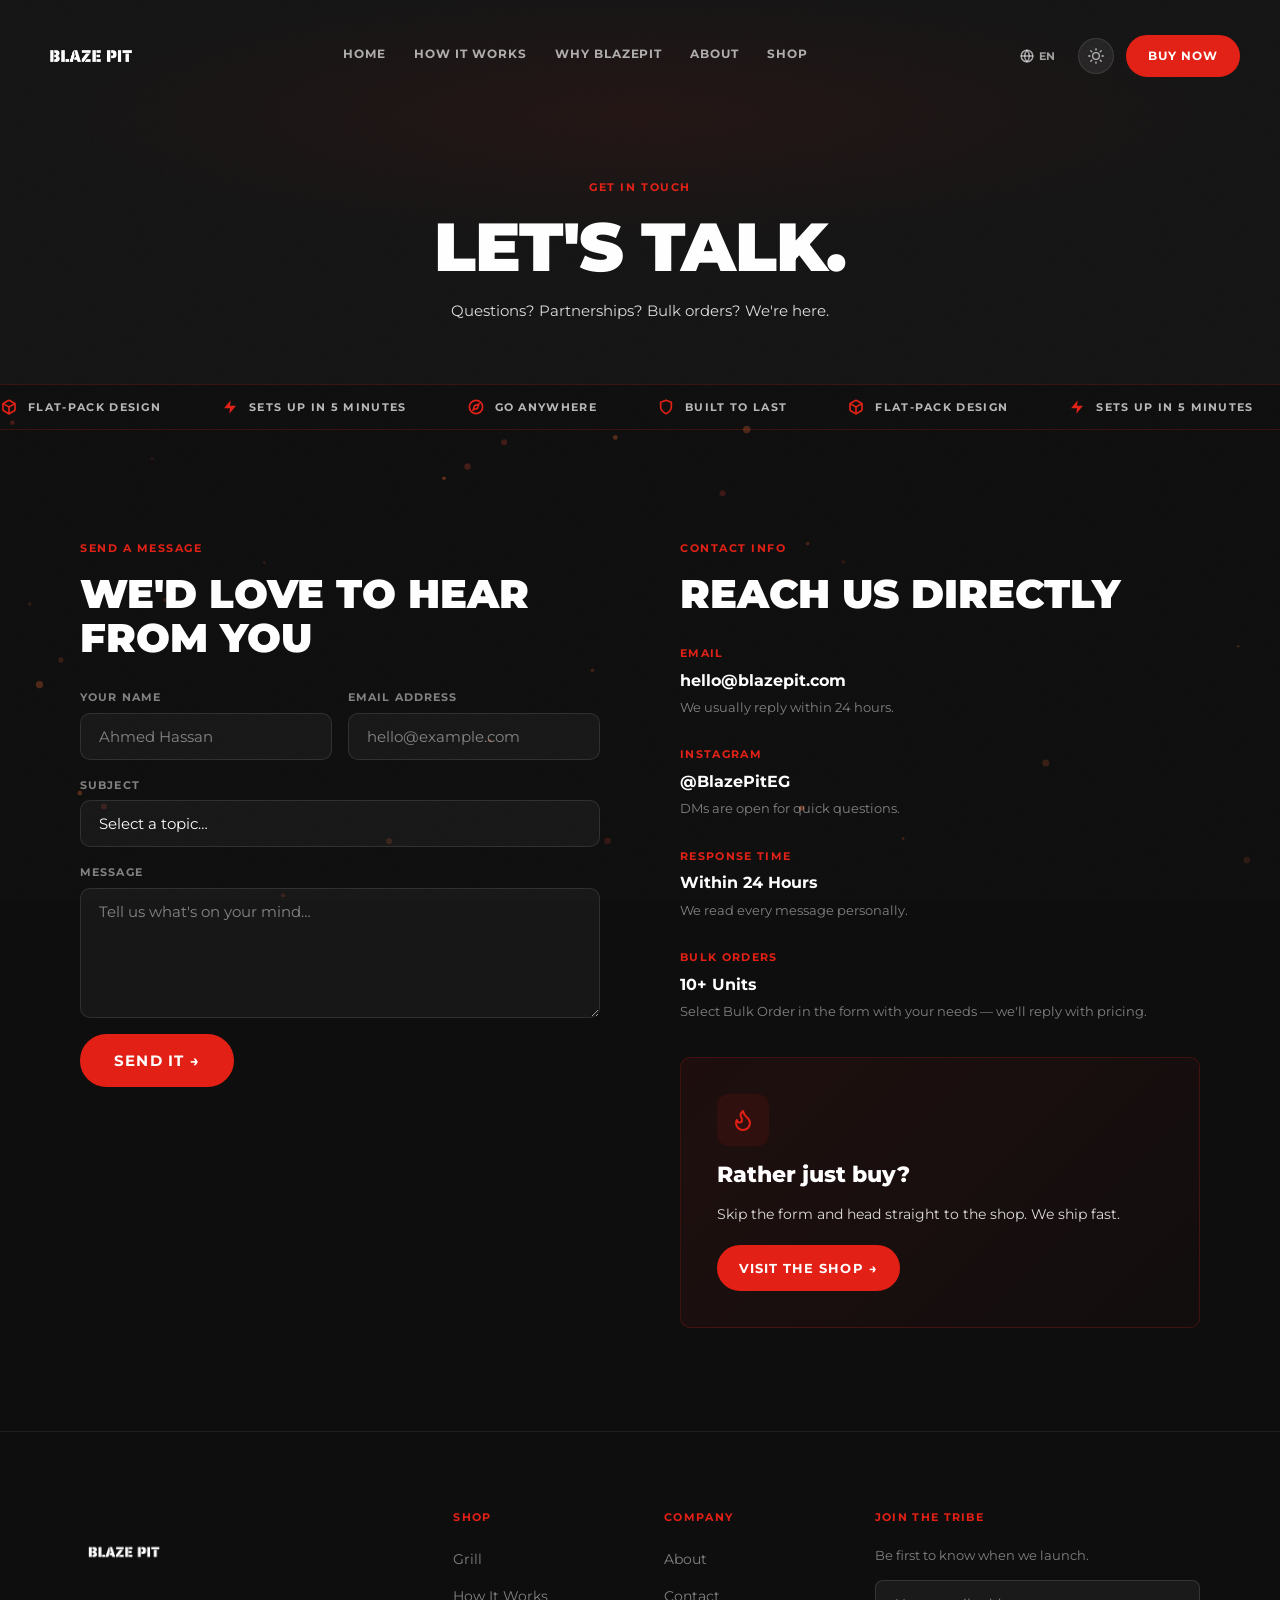
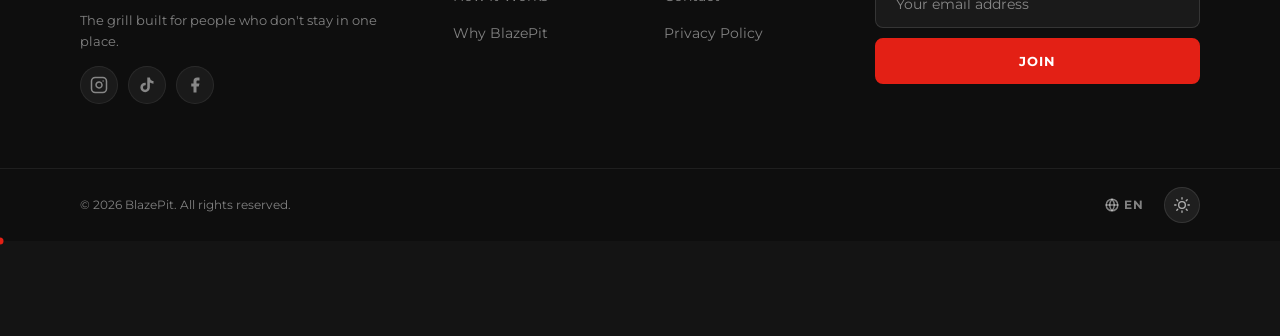
<file: contact.html>
﻿<!DOCTYPE html>
<html lang="en" dir="ltr">
<head>
  <meta charset="UTF-8">
  <meta name="viewport" content="width=device-width, initial-scale=1.0">
  <title>BlazePit — Contact</title>
  <meta name="description" content="Questions, partnerships, bulk orders? Get in touch with the BlazePit team.">
  <link rel="preconnect" href="https://fonts.googleapis.com">
  <link rel="preconnect" href="https://fonts.gstatic.com" crossorigin>
  <link href="https://fonts.googleapis.com/css2?family=Montserrat:wght@400;600;800;900&family=Stardos+Stencil:wght@400;700&display=swap" rel="stylesheet">
  <link rel="stylesheet" href="css/main.css">
  <link rel="stylesheet" href="css/nav.css">
  <link rel="stylesheet" href="css/animations.css">
  <link rel="stylesheet" href="css/dark-light.css">
</head>
<body>

  <!-- NAV -->
  <nav class="nav" id="main-nav">
    <div class="nav__inner">
      <a href="index.html" class="site-logo"><img src="assets/logo-dark.png" alt="BlazePit" class="nav-logo nav-logo--dark"><img src="assets/logo-light.png" alt="BlazePit" class="nav-logo nav-logo--light"></a>
      <nav class="nav__links">
        <a href="index.html"        class="nav__link" data-i18n="nav_home">Home</a>
        <a href="how-it-works.html" class="nav__link" data-i18n="nav_how">How It Works</a>
        <a href="why-blazepit.html" class="nav__link" data-i18n="nav_why">Why BlazePit</a>
        <a href="about.html"        class="nav__link" data-i18n="nav_about">About</a>
        <a href="shop.html"         class="nav__link" data-i18n="nav_shop">Shop</a>
      </nav>
      <div class="nav__right">
        <div class="lang-switcher">
          <button class="lang-btn" aria-label="Language">
            <span class="globe-icon"><svg width="14" height="14" viewBox="0 0 24 24" fill="none" stroke="currentColor" stroke-width="2.5" stroke-linecap="round" stroke-linejoin="round"><circle cx="12" cy="12" r="10"/><line x1="2" y1="12" x2="22" y2="12"/><path d="M12 2a15.3 15.3 0 0 1 4 10 15.3 15.3 0 0 1-4 10 15.3 15.3 0 0 1-4-10 15.3 15.3 0 0 1 4-10z"/></svg></span>
            <span class="lang-current">EN</span>
          </button>
          <div class="lang-dropdown">
            <button class="lang-option" data-lang="en">English</button>
            <button class="lang-option" data-lang="ar">العربية</button>
            <button class="lang-option" data-lang="es">Español</button>
          </div>
        </div>
        <button class="theme-btn" aria-label="Toggle theme">
          <svg width="16" height="16" viewBox="0 0 24 24" fill="none" stroke="currentColor" stroke-width="2" stroke-linecap="round"><circle cx="12" cy="12" r="5"/><line x1="12" y1="1" x2="12" y2="3"/><line x1="12" y1="21" x2="12" y2="23"/><line x1="4.22" y1="4.22" x2="5.64" y2="5.64"/><line x1="18.36" y1="18.36" x2="19.78" y2="19.78"/><line x1="1" y1="12" x2="3" y2="12"/><line x1="21" y1="12" x2="23" y2="12"/><line x1="4.22" y1="19.78" x2="5.64" y2="18.36"/><line x1="18.36" y1="5.64" x2="19.78" y2="4.22"/></svg>
        </button>
        <a href="shop.html" class="btn btn-primary nav__cta" data-i18n="buy_now">Buy Now</a>
      </div>
      <button class="nav__hamburger" aria-label="Open menu">
        <span></span><span></span><span></span>
      </button>
    </div>
  </nav>
  <div class="nav__mobile-overlay">
    <a href="index.html"        class="nav__mobile-link" data-i18n="nav_home">Home</a>
    <a href="how-it-works.html" class="nav__mobile-link" data-i18n="nav_how">How It Works</a>
    <a href="why-blazepit.html" class="nav__mobile-link" data-i18n="nav_why">Why BlazePit</a>
    <a href="about.html"        class="nav__mobile-link" data-i18n="nav_about">About</a>
    <a href="shop.html"         class="nav__mobile-link" data-i18n="nav_shop">Shop</a>
    <a href="contact.html"      class="nav__mobile-link active" data-i18n="nav_contact">Contact</a>
    <div class="nav__mobile-controls">
      <div class="lang-switcher">
        <button class="lang-btn">
          <span class="globe-icon"><svg width="14" height="14" viewBox="0 0 24 24" fill="none" stroke="currentColor" stroke-width="2.5" stroke-linecap="round" stroke-linejoin="round"><circle cx="12" cy="12" r="10"/><line x1="2" y1="12" x2="22" y2="12"/><path d="M12 2a15.3 15.3 0 0 1 4 10 15.3 15.3 0 0 1-4 10 15.3 15.3 0 0 1-4-10 15.3 15.3 0 0 1 4-10z"/></svg></span>
          <span class="lang-current">EN</span>
        </button>
        <div class="lang-dropdown">
          <button class="lang-option" data-lang="en">English</button>
          <button class="lang-option" data-lang="ar">العربية</button>
          <button class="lang-option" data-lang="es">Español</button>
        </div>
      </div>
      <button class="theme-btn">
        <svg width="16" height="16" viewBox="0 0 24 24" fill="none" stroke="currentColor" stroke-width="2" stroke-linecap="round"><circle cx="12" cy="12" r="5"/><line x1="12" y1="1" x2="12" y2="3"/><line x1="12" y1="21" x2="12" y2="23"/><line x1="4.22" y1="4.22" x2="5.64" y2="5.64"/><line x1="18.36" y1="18.36" x2="19.78" y2="19.78"/><line x1="1" y1="12" x2="3" y2="12"/><line x1="21" y1="12" x2="23" y2="12"/><line x1="4.22" y1="19.78" x2="5.64" y2="18.36"/><line x1="18.36" y1="5.64" x2="19.78" y2="4.22"/></svg>
      </button>
    </div>
  </div>


  <!-- HERO -->
  <section class="page-hero page-hero--sm">
    <div class="page-hero__content">
      <span class="label fade-up" data-i18n="contact_hero_label">Get in Touch</span>
      <h1 class="hero-text-reveal" data-i18n="contact_hero_title">LET'S TALK.</h1>
      <p class="fade-up" data-delay="1" data-i18n="contact_hero_sub">Questions? Partnerships? Bulk orders? We're here.</p>
    </div>
  </section>

  <!-- TRUST STRIP -->
  <div class="trust-strip">
    <div class="trust-strip__track">
      <div class="trust-strip__item"><span class="ts-icon"><svg width="16" height="16" viewBox="0 0 24 24" fill="none" stroke="currentColor" stroke-width="2.5" stroke-linecap="round" stroke-linejoin="round"><path d="M21 16V8a2 2 0 0 0-1-1.73l-7-4a2 2 0 0 0-2 0l-7 4A2 2 0 0 0 3 8v8a2 2 0 0 0 1 1.73l7 4a2 2 0 0 0 2 0l7-4A2 2 0 0 0 21 16z"/><polyline points="3.27 6.96 12 12.01 20.73 6.96"/><line x1="12" y1="22.08" x2="12" y2="12"/></svg></span><span data-i18n="trust_1">Flat-Pack Design</span></div>
      <div class="trust-strip__item"><span class="ts-icon"><svg width="16" height="16" viewBox="0 0 24 24" fill="currentColor"><path d="M13 2L3 14h9l-1 8 10-12h-9z"/></svg></span><span data-i18n="trust_2">Sets Up in 5 Minutes</span></div>
      <div class="trust-strip__item"><span class="ts-icon"><svg width="16" height="16" viewBox="0 0 24 24" fill="none" stroke="currentColor" stroke-width="2.5"><circle cx="12" cy="12" r="10"/><polygon points="16.24 7.76 14.12 14.12 7.76 16.24 9.88 9.88 16.24 7.76"/></svg></span><span data-i18n="trust_3">Go Anywhere</span></div>
      <div class="trust-strip__item"><span class="ts-icon"><svg width="16" height="16" viewBox="0 0 24 24" fill="none" stroke="currentColor" stroke-width="2.5" stroke-linecap="round" stroke-linejoin="round"><path d="M12 22s8-4 8-10V5l-8-3-8 3v7c0 6 8 10 8 10z"/></svg></span><span data-i18n="trust_4">Built to Last</span></div>
      <div class="trust-strip__item"><span class="ts-icon"><svg width="16" height="16" viewBox="0 0 24 24" fill="none" stroke="currentColor" stroke-width="2.5" stroke-linecap="round" stroke-linejoin="round"><path d="M21 16V8a2 2 0 0 0-1-1.73l-7-4a2 2 0 0 0-2 0l-7 4A2 2 0 0 0 3 8v8a2 2 0 0 0 1 1.73l7 4a2 2 0 0 0 2 0l7-4A2 2 0 0 0 21 16z"/><polyline points="3.27 6.96 12 12.01 20.73 6.96"/><line x1="12" y1="22.08" x2="12" y2="12"/></svg></span><span data-i18n="trust_1">Flat-Pack Design</span></div>
      <div class="trust-strip__item"><span class="ts-icon"><svg width="16" height="16" viewBox="0 0 24 24" fill="currentColor"><path d="M13 2L3 14h9l-1 8 10-12h-9z"/></svg></span><span data-i18n="trust_2">Sets Up in 5 Minutes</span></div>
      <div class="trust-strip__item"><span class="ts-icon"><svg width="16" height="16" viewBox="0 0 24 24" fill="none" stroke="currentColor" stroke-width="2.5"><circle cx="12" cy="12" r="10"/><polygon points="16.24 7.76 14.12 14.12 7.76 16.24 9.88 9.88 16.24 7.76"/></svg></span><span data-i18n="trust_3">Go Anywhere</span></div>
      <div class="trust-strip__item"><span class="ts-icon"><svg width="16" height="16" viewBox="0 0 24 24" fill="none" stroke="currentColor" stroke-width="2.5" stroke-linecap="round" stroke-linejoin="round"><path d="M12 22s8-4 8-10V5l-8-3-8 3v7c0 6 8 10 8 10z"/></svg></span><span data-i18n="trust_4">Built to Last</span></div>
    </div>
  </div>


  <!-- CONTACT FORM + INFO -->
  <section class="section contact-section">
    <div class="container grid-2" style="align-items:start;gap:80px;">

      <!-- Form -->
      <div class="slide-in-left">
        <div class="section-heading">
          <span class="label" data-i18n="contact_form_label">Send a Message</span>
          <h2 style="font-size:clamp(24px,3.5vw,40px);margin-top:12px;" data-i18n="contact_form_title">WE'D LOVE TO HEAR FROM YOU</h2>
        </div>
        <form id="contact-form" novalidate style="margin-top:28px;">
          <div class="form-group">
            <div class="form-row">
              <div class="form-field" data-required>
                <label for="name" data-i18n="name_label">Your Name</label>
                <input type="text" id="name" name="name" data-i18n="name_ph" placeholder="Ahmed Hassan" autocomplete="name">
                <span class="form-error">Please enter your name.</span>
              </div>
              <div class="form-field" data-required>
                <label for="email" data-i18n="email_label">Email Address</label>
                <input type="email" id="email" name="email" data-i18n="email_ph" placeholder="hello@example.com" autocomplete="email">
                <span class="form-error">Please enter a valid email.</span>
              </div>
            </div>
            <div class="form-field">
              <label for="subject" data-i18n="subject_label">Subject</label>
              <select id="subject" name="subject">
                <option value="" disabled selected data-i18n="subject_ph">Select a topic…</option>
                <option value="general" data-i18n="subj_opt1">General Inquiry</option>
                <option value="order"   data-i18n="subj_opt2">Order Question</option>
                <option value="partnership" data-i18n="subj_opt3">Partnership</option>
                <option value="bulk"    data-i18n="subj_opt4">Bulk Order</option>
                <option value="press"   data-i18n="subj_opt5">Press</option>
              </select>
            </div>
            <div class="form-field" data-required>
              <label for="message" data-i18n="msg_label">Message</label>
              <textarea id="message" name="message" data-i18n="msg_ph" placeholder="Tell us what's on your mind…" rows="5"></textarea>
              <span class="form-error">Please enter your message.</span>
            </div>
            <div>
              <button type="submit" class="btn btn-primary" id="submit-btn" data-i18n="send_btn" style="font-size:15px;padding:15px 32px;">Send It →</button>
            </div>
          </div>
        </form>
      </div>

      <!-- Info -->
      <div class="contact-info slide-in-right">
        <div class="section-heading">
          <span class="label" data-i18n="contact_info_label">Contact Info</span>
          <h2 style="font-size:clamp(24px,3.5vw,40px);margin-top:12px;" data-i18n="contact_info_title">REACH US DIRECTLY</h2>
        </div>

        <div class="ci-item">
          <span class="ci-label" data-i18n="ci_email_lbl">Email</span>
          <a href="mailto:hello@blazepit.com" class="ci-value" data-i18n="ci_email_val">hello@blazepit.com</a>
          <span class="ci-note" data-i18n="ci_email_note">We usually reply within 24 hours.</span>
        </div>

        <div class="ci-item">
          <span class="ci-label" data-i18n="ci_ig_lbl">Instagram</span>
          <a href="https://www.instagram.com/blazepit.co/?hl=en" class="ci-value" target="_blank" rel="noopener" data-i18n="ci_ig_val">@BlazePit.co</a>
          <span class="ci-note" data-i18n="ci_ig_note">DMs are open for quick questions.</span>
        </div>

        <div class="ci-item">
          <span class="ci-label" data-i18n="ci_rt_lbl">Response Time</span>
          <span class="ci-value" data-i18n="ci_rt_val">Within 24 Hours</span>
          <span class="ci-note" data-i18n="ci_rt_note">We read every message personally.</span>
        </div>

        <div class="ci-item">
          <span class="ci-label" data-i18n="ci_bulk_lbl">For Bulk Orders</span>
          <span class="ci-value" data-i18n="ci_bulk_val">10+ Units</span>
          <span class="ci-note" data-i18n="ci_bulk_note">Select "Bulk Order" in the form and describe your needs — we'll get back to you with pricing.</span>
        </div>

        <!-- Quick CTA card -->
        <div class="card" style="margin-top:8px;background:linear-gradient(135deg,rgba(227,32,21,0.08),rgba(227,32,21,0.02));border-color:rgba(227,32,21,0.2);">
          <div class="card-icon" style="font-size:0;margin-bottom:10px;">
            <svg width="24" height="24" viewBox="0 0 24 24" fill="none" stroke="currentColor" stroke-width="2" stroke-linecap="round" stroke-linejoin="round"><path d="M8.5 14.5A2.5 2.5 0 0 0 11 12c0-1.38-.5-2-1-3-1.072-2.143-.224-4.054 2-6 .5 2.5 2 4.9 4 6.5 2 1.6 3 3.5 3 5.5a7 7 0 1 1-14 0c0-1.153.433-2.294 1-3a2.5 2.5 0 0 0 2.5 2.5z"/></svg>
          </div>
          <h3 style="margin-bottom:8px;" data-i18n="contact_buy_title">Rather just buy?</h3>
          <p style="margin-bottom:18px;font-size:14px;" data-i18n="contact_buy_desc">Skip the form and head straight to the shop. We ship fast.</p>
          <a href="shop.html" class="btn btn-primary" style="font-size:13px;padding:10px 20px;" data-i18n="contact_buy_cta">Visit the Shop →</a>
        </div>
      </div>

    </div>
  </section>

  <!-- FOOTER -->
  <footer>
    <div class="footer__top">
      <div class="container">
        <div class="footer__grid">
          <div class="footer__col">
            <img src="assets/logo-dark.png" alt="BlazePit" class="footer-logo footer-logo--dark"><img src="assets/logo-light.png" alt="BlazePit" class="footer-logo footer-logo--light">
            <p class="footer__tagline" data-i18n="footer_tagline">The grill built for people who don't stay in one place.</p>
            <div class="footer__social">
              <a href="https://www.instagram.com/blazepit.co/?hl=en" aria-label="Instagram" target="_blank" rel="noopener">
                <svg width="18" height="18" viewBox="0 0 24 24" fill="none" stroke="currentColor" stroke-width="2" stroke-linecap="round" stroke-linejoin="round"><rect x="2" y="2" width="20" height="20" rx="5" ry="5"/><path d="M16 11.37A4 4 0 1 1 12.63 8 4 4 0 0 1 16 11.37z"/><line x1="17.5" y1="6.5" x2="17.51" y2="6.5"/></svg>
              </a>
              <a href="#" aria-label="TikTok">
                <svg width="18" height="18" viewBox="0 0 24 24" fill="currentColor"><path d="M19.59 6.69a4.83 4.83 0 0 1-3.77-4.25V2h-3.45v13.67a2.89 2.89 0 0 1-2.88 2.5 2.89 2.89 0 0 1-2.89-2.89 2.89 2.89 0 0 1 2.89-2.89c.28 0 .54.04.79.1V9.01a6.34 6.34 0 0 0-.79-.05 6.34 6.34 0 0 0-6.34 6.34 6.34 6.34 0 0 0 6.34 6.34 6.34 6.34 0 0 0 6.33-6.34V8.69a8.25 8.25 0 0 0 4.83 1.55V6.79a4.85 4.85 0 0 1-1.06-.1z"/></svg>
              </a>
              <a href="#" aria-label="Facebook">
                <svg width="18" height="18" viewBox="0 0 24 24" fill="currentColor"><path d="M18 2h-3a5 5 0 0 0-5 5v3H7v4h3v8h4v-8h3l1-4h-4V7a1 1 0 0 1 1-1h3z"/></svg>
              </a>
            </div>
          </div>
          <div class="footer__col">
            <h4 data-i18n="footer_shop_head">Shop</h4>
            <ul>
              <li><a href="shop.html" data-i18n="footer_grill">Grill</a></li>
              <li><a href="how-it-works.html" data-i18n="nav_how">How It Works</a></li>
              <li><a href="why-blazepit.html" data-i18n="nav_why">Why BlazePit</a></li>
            </ul>
          </div>
          <div class="footer__col">
            <h4 data-i18n="footer_company_head">Company</h4>
            <ul>
              <li><a href="about.html" data-i18n="footer_about">About</a></li>
              <li><a href="contact.html" data-i18n="footer_contact">Contact</a></li>
              <li><a href="#" data-i18n="footer_privacy">Privacy Policy</a></li>
            </ul>
          </div>
          <div class="footer__col">
            <h4 data-i18n="footer_tribe_head">Join the Tribe</h4>
            <p data-i18n="footer_tribe_sub">Be first to know when we launch.</p>
            <form class="email-form" onsubmit="return false;">
              <input type="email" data-i18n="email_placeholder" placeholder="Your email address" autocomplete="email">
              <button type="submit" class="btn btn-primary" data-i18n="email_cta">Join</button>
            </form>
          </div>
        </div>
      </div>
    </div>
    <div class="footer__bottom">
      <div class="container">
        <span data-i18n="footer_copyright">© 2026 BlazePit. All rights reserved.</span>
        <div class="footer__bottom-controls">
          <div class="lang-switcher">
            <button class="lang-btn">
              <span class="globe-icon"><svg width="14" height="14" viewBox="0 0 24 24" fill="none" stroke="currentColor" stroke-width="2.5" stroke-linecap="round" stroke-linejoin="round"><circle cx="12" cy="12" r="10"/><line x1="2" y1="12" x2="22" y2="12"/><path d="M12 2a15.3 15.3 0 0 1 4 10 15.3 15.3 0 0 1-4 10 15.3 15.3 0 0 1-4-10 15.3 15.3 0 0 1 4-10z"/></svg></span>
              <span class="lang-current">EN</span>
            </button>
            <div class="lang-dropdown">
              <button class="lang-option" data-lang="en">English</button>
              <button class="lang-option" data-lang="ar">العربية</button>
              <button class="lang-option" data-lang="es">Español</button>
            </div>
          </div>
          <button class="theme-btn">
            <svg width="16" height="16" viewBox="0 0 24 24" fill="none" stroke="currentColor" stroke-width="2" stroke-linecap="round"><circle cx="12" cy="12" r="5"/><line x1="12" y1="1" x2="12" y2="3"/><line x1="12" y1="21" x2="12" y2="23"/><line x1="4.22" y1="4.22" x2="5.64" y2="5.64"/><line x1="18.36" y1="18.36" x2="19.78" y2="19.78"/><line x1="1" y1="12" x2="3" y2="12"/><line x1="21" y1="12" x2="23" y2="12"/><line x1="4.22" y1="19.78" x2="5.64" y2="18.36"/><line x1="18.36" y1="5.64" x2="19.78" y2="4.22"/></svg>
          </button>
        </div>
      </div>
    </div>
  </footer>

  <script src="js/translations.js"></script>
  <script src="js/theme.js"></script>
  <script src="js/particles.js"></script>
  <script src="js/tilt.js"></script>
  <script src="js/language.js"></script>
  <script src="js/main.js"></script>
</body>
</html>
</file>
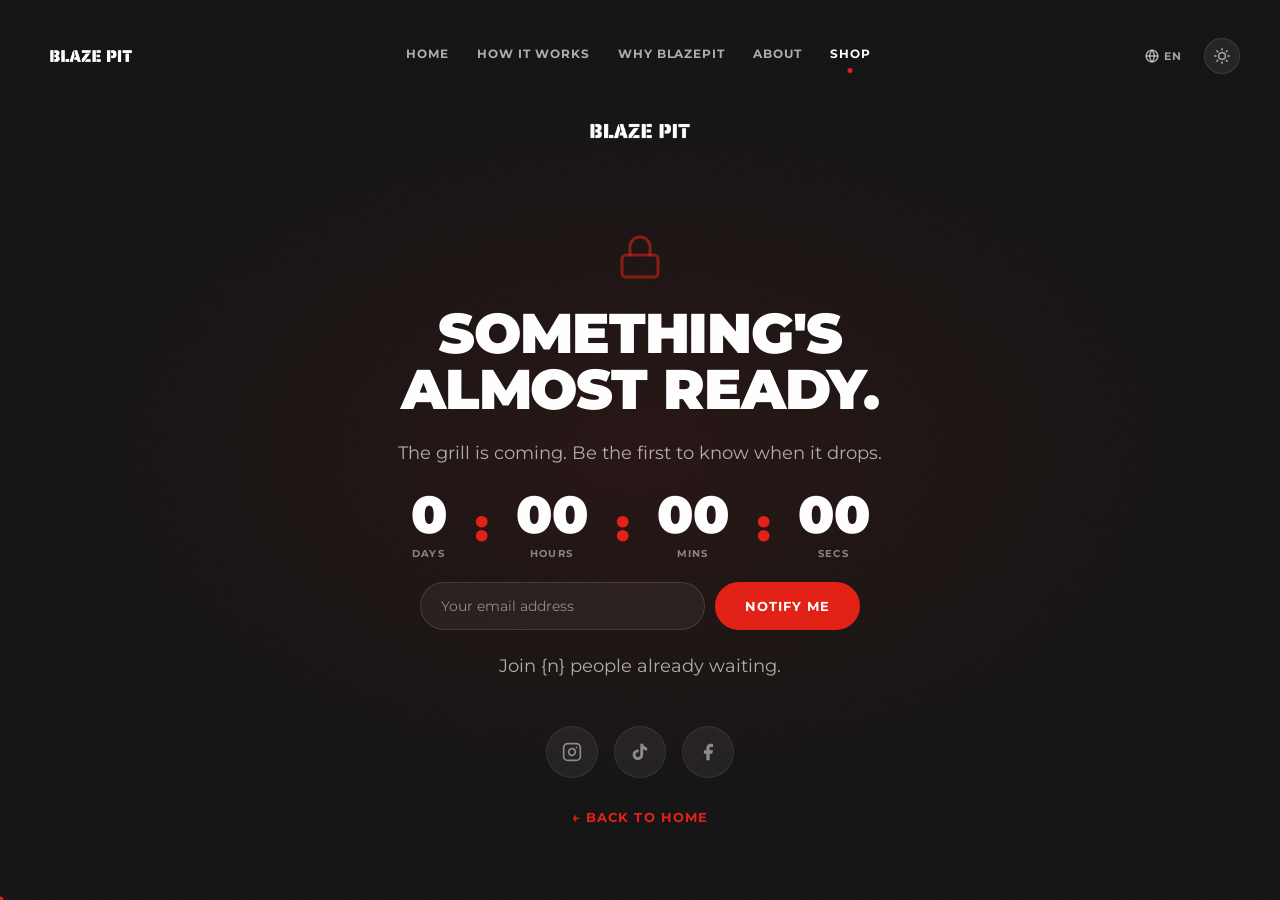
<file: shop.html>
﻿<!DOCTYPE html>
<html lang="en" dir="ltr">
<head>
  <meta charset="UTF-8">
  <meta name="viewport" content="width=device-width, initial-scale=1.0">
  <title>BlazePit — Shop (Coming Soon)</title>
  <meta name="description" content="BlazePit shop is coming soon. Join the waitlist and be first to know.">
  <link rel="preconnect" href="https://fonts.googleapis.com">
  <link rel="preconnect" href="https://fonts.gstatic.com" crossorigin>
  <link href="https://fonts.googleapis.com/css2?family=Montserrat:wght@400;600;800;900&family=Stardos+Stencil:wght@400;700&display=swap" rel="stylesheet">
  <link rel="stylesheet" href="css/main.css">
  <link rel="stylesheet" href="css/nav.css">
  <link rel="stylesheet" href="css/animations.css">
  <link rel="stylesheet" href="css/dark-light.css">
  <style>
    body { overflow: hidden; }
    @media (max-width: 600px) { body { overflow: auto; } }
  </style>
</head>
<body>

  <!-- NAV -->
  <nav class="nav scrolled" id="main-nav">
    <div class="nav__inner">
      <a href="index.html" class="site-logo"><img src="assets/logo-dark.png" alt="BlazePit" class="nav-logo nav-logo--dark"><img src="assets/logo-light.png" alt="BlazePit" class="nav-logo nav-logo--light"></a>
      <nav class="nav__links">
        <a href="index.html"        class="nav__link" data-i18n="nav_home">Home</a>
        <a href="how-it-works.html" class="nav__link" data-i18n="nav_how">How It Works</a>
        <a href="why-blazepit.html" class="nav__link" data-i18n="nav_why">Why BlazePit</a>
        <a href="about.html"        class="nav__link" data-i18n="nav_about">About</a>
        <a href="shop.html"         class="nav__link active" data-i18n="nav_shop">Shop</a>
      </nav>
      <div class="nav__right">
        <div class="lang-switcher">
          <button class="lang-btn" aria-label="Language">
            <span class="globe-icon"><svg width="14" height="14" viewBox="0 0 24 24" fill="none" stroke="currentColor" stroke-width="2.5" stroke-linecap="round" stroke-linejoin="round"><circle cx="12" cy="12" r="10"/><line x1="2" y1="12" x2="22" y2="12"/><path d="M12 2a15.3 15.3 0 0 1 4 10 15.3 15.3 0 0 1-4 10 15.3 15.3 0 0 1-4-10 15.3 15.3 0 0 1 4-10z"/></svg></span>
            <span class="lang-current">EN</span>
          </button>
          <div class="lang-dropdown">
            <button class="lang-option" data-lang="en">English</button>
            <button class="lang-option" data-lang="ar">العربية</button>
            <button class="lang-option" data-lang="es">Español</button>
          </div>
        </div>
        <button class="theme-btn" aria-label="Toggle theme">
          <svg width="16" height="16" viewBox="0 0 24 24" fill="none" stroke="currentColor" stroke-width="2" stroke-linecap="round"><circle cx="12" cy="12" r="5"/><line x1="12" y1="1" x2="12" y2="3"/><line x1="12" y1="21" x2="12" y2="23"/><line x1="4.22" y1="4.22" x2="5.64" y2="5.64"/><line x1="18.36" y1="18.36" x2="19.78" y2="19.78"/><line x1="1" y1="12" x2="3" y2="12"/><line x1="21" y1="12" x2="23" y2="12"/><line x1="4.22" y1="19.78" x2="5.64" y2="18.36"/><line x1="18.36" y1="5.64" x2="19.78" y2="4.22"/></svg>
        </button>
      </div>
      <button class="nav__hamburger" aria-label="Open menu">
        <span></span><span></span><span></span>
      </button>
    </div>
  </nav>
  <div class="nav__mobile-overlay">
    <a href="index.html"        class="nav__mobile-link" data-i18n="nav_home">Home</a>
    <a href="how-it-works.html" class="nav__mobile-link" data-i18n="nav_how">How It Works</a>
    <a href="why-blazepit.html" class="nav__mobile-link" data-i18n="nav_why">Why BlazePit</a>
    <a href="about.html"        class="nav__mobile-link" data-i18n="nav_about">About</a>
    <a href="shop.html"         class="nav__mobile-link" data-i18n="nav_shop">Shop</a>
    <a href="contact.html"      class="nav__mobile-link" data-i18n="nav_contact">Contact</a>
    <div class="nav__mobile-controls">
      <div class="lang-switcher">
        <button class="lang-btn">
          <span class="globe-icon"><svg width="14" height="14" viewBox="0 0 24 24" fill="none" stroke="currentColor" stroke-width="2.5" stroke-linecap="round" stroke-linejoin="round"><circle cx="12" cy="12" r="10"/><line x1="2" y1="12" x2="22" y2="12"/><path d="M12 2a15.3 15.3 0 0 1 4 10 15.3 15.3 0 0 1-4 10 15.3 15.3 0 0 1-4-10 15.3 15.3 0 0 1 4-10z"/></svg></span>
          <span class="lang-current">EN</span>
        </button>
        <div class="lang-dropdown">
          <button class="lang-option" data-lang="en">English</button>
          <button class="lang-option" data-lang="ar">العربية</button>
          <button class="lang-option" data-lang="es">Español</button>
        </div>
      </div>
      <button class="theme-btn">
        <svg width="16" height="16" viewBox="0 0 24 24" fill="none" stroke="currentColor" stroke-width="2" stroke-linecap="round"><circle cx="12" cy="12" r="5"/><line x1="12" y1="1" x2="12" y2="3"/><line x1="12" y1="21" x2="12" y2="23"/><line x1="4.22" y1="4.22" x2="5.64" y2="5.64"/><line x1="18.36" y1="18.36" x2="19.78" y2="19.78"/><line x1="1" y1="12" x2="3" y2="12"/><line x1="21" y1="12" x2="23" y2="12"/><line x1="4.22" y1="19.78" x2="5.64" y2="18.36"/><line x1="18.36" y1="5.64" x2="19.78" y2="4.22"/></svg>
      </button>
    </div>
  </div>

  <!-- COMING SOON -->
  <section class="shop-coming-soon">
    <canvas id="shop-particles" class="particles-canvas"></canvas>

    <div class="shop-content">
      <img src="assets/logo-dark.png" alt="BlazePit" class="shop-logo-img shop-logo-img--dark"><img src="assets/logo-light.png" alt="BlazePit" class="shop-logo-img shop-logo-img--light">

      <div class="lock-icon">
        <svg width="48" height="48" viewBox="0 0 24 24" fill="none" stroke="currentColor" stroke-width="1.5" stroke-linecap="round" stroke-linejoin="round"><rect x="3" y="11" width="18" height="11" rx="2" ry="2"/><path d="M7 11V7a5 5 0 0 1 10 0v4"/></svg>
      </div>

      <h1 class="hero-text-reveal" data-i18n="shop_headline">SOMETHING'S ALMOST READY.</h1>

      <p data-i18n="shop_sub">The grill is coming. Be the first to know when it drops.</p>

      <!-- Countdown -->
      <div class="countdown-timer" id="countdown">
        <div class="countdown-unit">
          <div class="countdown-num" id="cd-days">00</div>
          <div class="countdown-label" data-i18n="cd_days">Days</div>
        </div>
        <div class="countdown-sep">:</div>
        <div class="countdown-unit">
          <div class="countdown-num" id="cd-hrs">00</div>
          <div class="countdown-label" data-i18n="cd_hours">Hours</div>
        </div>
        <div class="countdown-sep">:</div>
        <div class="countdown-unit">
          <div class="countdown-num" id="cd-mins">00</div>
          <div class="countdown-label" data-i18n="cd_mins">Mins</div>
        </div>
        <div class="countdown-sep">:</div>
        <div class="countdown-unit">
          <div class="countdown-num" id="cd-secs">00</div>
          <div class="countdown-label" data-i18n="cd_secs">Secs</div>
        </div>
      </div>

      <!-- Email form -->
      <form class="email-form" onsubmit="return false;" style="width:100%;max-width:440px;">
        <input type="email" data-i18n="email_placeholder" placeholder="Your email address" required autocomplete="email">
        <button type="submit" class="btn btn-primary" data-i18n="notify_me">Notify Me</button>
      </form>

      <p class="shop-counter" data-i18n="shop_counter">Join <strong>847</strong> people already waiting.</p>

      <!-- Social links -->
      <div class="social-icons-row">
        <a href="https://www.instagram.com/blazepit.co/?hl=en" class="social-btn" aria-label="Instagram" target="_blank" rel="noopener">
          <svg width="20" height="20" viewBox="0 0 24 24" fill="none" stroke="currentColor" stroke-width="2" stroke-linecap="round" stroke-linejoin="round"><rect x="2" y="2" width="20" height="20" rx="5" ry="5"/><path d="M16 11.37A4 4 0 1 1 12.63 8 4 4 0 0 1 16 11.37z"/><line x1="17.5" y1="6.5" x2="17.51" y2="6.5"/></svg>
        </a>
        <a href="#" class="social-btn" aria-label="TikTok">
          <svg width="20" height="20" viewBox="0 0 24 24" fill="currentColor"><path d="M19.59 6.69a4.83 4.83 0 0 1-3.77-4.25V2h-3.45v13.67a2.89 2.89 0 0 1-2.88 2.5 2.89 2.89 0 0 1-2.89-2.89 2.89 2.89 0 0 1 2.89-2.89c.28 0 .54.04.79.1V9.01a6.34 6.34 0 0 0-.79-.05 6.34 6.34 0 0 0-6.34 6.34 6.34 6.34 0 0 0 6.34 6.34 6.34 6.34 0 0 0 6.33-6.34V8.69a8.25 8.25 0 0 0 4.83 1.55V6.79a4.85 4.85 0 0 1-1.06-.1z"/></svg>
        </a>
        <a href="#" class="social-btn" aria-label="Facebook">
          <svg width="20" height="20" viewBox="0 0 24 24" fill="currentColor"><path d="M18 2h-3a5 5 0 0 0-5 5v3H7v4h3v8h4v-8h3l1-4h-4V7a1 1 0 0 1 1-1h3z"/></svg>
        </a>
      </div>

      <a href="index.html" class="link-cta" style="margin-top:8px;" data-i18n="shop_back">← Back to Home</a>
    </div>
  </section>

  <script src="js/translations.js"></script>
  <script src="js/theme.js"></script>
  <script src="js/particles.js"></script>
  <script src="js/tilt.js"></script>
  <script src="js/language.js"></script>
  <script src="js/main.js"></script>
</body>
</html>
</file>
<file: css/main.css>
﻿/* ================================================================
   BLAZE PIT — MAIN STYLESHEET v2
   Pure black/white base · Red #e32015 · Orange #fc512e
   ================================================================ */

@import url('https://fonts.googleapis.com/css2?family=Montserrat:wght@400;600;800;900&family=Stardos+Stencil:wght@400;700&display=swap');

/* ---------------------------------------------------------------- Variables ---- */
:root {
  --red:    #e32015;
  --orange: #fc512e;
  --black:  #000000;
  --white:  #ffffff;

  /* Dark theme (default) — warm ash/charcoal */
  --bg:          #141414;
  --bg-alt:      #0e0e0e;
  --bg-card:     #1c1c1c;
  --text:        rgba(255,255,255,0.85);
  --text-head:   #ffffff;
  --text-muted:  rgba(255,255,255,0.48);
  --border:      rgba(255,255,255,0.07);
  --accent:      #e32015;
  --accent-2:    #fc512e;

  --font:      'Montserrat', sans-serif;
  --font-logo: 'Stardos Stencil', Impact, 'Arial Black', sans-serif;
  --nav-height: 112px;
  --radius:     10px;
  --container:  1200px;
}

/* ---------------------------------------------------------------- Reset ---- */
*, *::before, *::after { box-sizing: border-box; margin: 0; padding: 0; }
html { scroll-behavior: smooth; -webkit-text-size-adjust: 100%; }
body {
  font-family: var(--font);
  background: var(--bg);
  color: var(--text);
  line-height: 1.7;
  overflow-x: hidden;
  transition: background 0.4s ease, color 0.4s ease;
}
/* Ash grain texture overlay */
body::after {
  content: '';
  position: fixed;
  inset: 0;
  pointer-events: none;
  z-index: 9998;
  background-image: url("data:image/svg+xml,%3Csvg xmlns='http://www.w3.org/2000/svg' width='256' height='256'%3E%3Cfilter id='n'%3E%3CfeTurbulence type='fractalNoise' baseFrequency='0.85' numOctaves='4' stitchTiles='stitch'/%3E%3C/filter%3E%3Crect width='100%25' height='100%25' filter='url(%23n)'/%3E%3C/svg%3E");
  opacity: 0.028;
}
body.light-mode::after { opacity: 0.018; }
img { max-width: 100%; display: block; height: auto; }
a { color: inherit; text-decoration: none; }
button { font-family: var(--font); cursor: pointer; border: none; background: none; }
ul, ol { list-style: none; }
svg { display: block; }

/* ---------------------------------------------------------------- Typography ---- */
h1 {
  font-size: clamp(44px, 7.5vw, 96px);
  font-weight: 900;
  text-transform: uppercase;
  line-height: 1.0;
  color: var(--text-head);
  letter-spacing: -0.02em;
}
h2 {
  font-size: clamp(28px, 4.5vw, 52px);
  font-weight: 900;
  text-transform: uppercase;
  line-height: 1.1;
  color: var(--text-head);
}
h3 { font-size: clamp(18px, 2.2vw, 22px); font-weight: 800; color: var(--text-head); }
p  { font-size: 15px; font-weight: 400; line-height: 1.8; color: var(--text); }

/* ---------------------------------------------------------------- Utility ---- */
.container  { max-width: var(--container); margin: 0 auto; padding: 0 clamp(16px, 4vw, 40px); }
.section    { padding: clamp(64px, 8vw, 120px) 0; }
.text-center { text-align: center; }
.text-red    { color: var(--red); }
.text-orange { color: var(--orange); }
.text-white  { color: var(--text-head); }
.text-muted  { color: var(--text-muted); }

.label {
  display: inline-block;
  font-size: 11px;
  font-weight: 700;
  letter-spacing: 0.14em;
  text-transform: uppercase;
  color: var(--red);
}

/* ---------------------------------------------------------------- Logo ---- */
.site-logo { display: flex; align-items: center; transition: opacity 0.2s; }
.site-logo:hover { opacity: 0.82; }
.nav-logo   { height: 102px; width: auto; display: block; object-fit: contain; }
.footer-logo { height: 88px; width: auto; display: block; object-fit: contain; margin-bottom: 14px; }
.shop-logo-img { height: 124px; width: auto; display: block; object-fit: contain; margin: 0 auto 20px; }

/* Tablet / mobile — keep logos prominent but a touch smaller */
@media (max-width: 900px) {
  :root { --nav-height: 96px; }
  .nav-logo   { height: 86px; }
}
@media (max-width: 600px) {
  :root { --nav-height: 80px; }
  .nav-logo   { height: 72px; }
  .footer-logo { height: 72px; }
  .shop-logo-img { height: 96px; }
}

/* Dual-logo dark/light swap */
.nav-logo--light,
.footer-logo--light,
.shop-logo-img--light { display: none; }

body.light-mode .nav-logo--dark,
body.light-mode .footer-logo--dark,
body.light-mode .shop-logo-img--dark { display: none; }

body.light-mode .nav-logo--light,
body.light-mode .footer-logo--light,
body.light-mode .shop-logo-img--light { display: block; }

/* ---------------------------------------------------------------- Icon system ---- */
.icon {
  display: inline-block;
  width: 20px;
  height: 20px;
  flex-shrink: 0;
}
.icon--sm  { width: 16px; height: 16px; }
.icon--md  { width: 24px; height: 24px; }
.icon--lg  { width: 32px; height: 32px; }
.icon--xl  { width: 48px; height: 48px; }
.icon-red  { color: var(--red); }
.icon-orange { color: var(--orange); }

/* ---------------------------------------------------------------- Buttons ---- */
.btn {
  display: inline-flex;
  align-items: center;
  gap: 8px;
  padding: 13px 28px;
  border-radius: 100px;
  font-family: var(--font);
  font-size: 13px;
  font-weight: 700;
  letter-spacing: 0.08em;
  text-transform: uppercase;
  cursor: pointer;
  white-space: nowrap;
  transition: transform 0.15s ease, background 0.2s ease, box-shadow 0.2s ease, opacity 0.2s;
}
.btn-primary {
  background: var(--red);
  color: var(--white);
  border: 2px solid var(--red);
}
.btn-primary:hover {
  background: #c41c12;
  border-color: #c41c12;
  transform: translateY(-2px);
  box-shadow: 0 8px 28px rgba(227,32,21,0.4);
}
.btn-primary:active { transform: scale(0.97); }

.btn-outline {
  background: transparent;
  color: var(--text-head);
  border: 2px solid rgba(255,255,255,0.38);
}
.btn-outline:hover {
  border-color: var(--white);
  background: rgba(255,255,255,0.06);
  transform: translateY(-2px);
}
.btn-outline-red {
  background: transparent;
  color: var(--red);
  border: 2px solid var(--red);
}
.btn-outline-red:hover {
  background: var(--red);
  color: var(--white);
  transform: translateY(-2px);
}

/* Link CTA */
.link-cta {
  font-size: 13px;
  font-weight: 700;
  letter-spacing: 0.08em;
  text-transform: uppercase;
  color: var(--red);
  position: relative;
  display: inline-block;
  padding-bottom: 3px;
}
.link-cta::after {
  content: '';
  position: absolute;
  bottom: 0;
  left: 0;
  width: 0;
  height: 2px;
  background: var(--red);
  transition: width 0.32s ease;
}
.link-cta:hover::after { width: 100%; }

/* ---------------------------------------------------------------- Trust Strip ---- */
.trust-strip {
  background: var(--bg-alt);
  border-top: 1px solid rgba(227,32,21,0.2);
  border-bottom: 1px solid rgba(227,32,21,0.2);
  padding: 13px 0;
  overflow: hidden;
}
.trust-strip__track {
  display: flex;
  gap: 60px;
  animation: marquee 30s linear infinite;
  width: max-content;
}
.trust-strip:hover .trust-strip__track { animation-play-state: paused; }

.trust-strip__item {
  display: flex;
  align-items: center;
  gap: 10px;
  white-space: nowrap;
  font-size: 11px;
  font-weight: 700;
  letter-spacing: 0.12em;
  text-transform: uppercase;
  color: rgba(255,255,255,0.7);
}
.trust-strip__item .ts-icon {
  color: var(--red);
  display: flex;
  align-items: center;
  justify-content: center;
  width: 18px;
  height: 18px;
}

@keyframes marquee {
  from { transform: translateX(-50%); }
  to   { transform: translateX(0); }
}

/* ---------------------------------------------------------------- Scroll Reveal ---- */
.reveal {
  opacity: 0;
  transform: translateY(28px);
  transition: opacity 0.65s ease, transform 0.65s ease;
}
.reveal.visible { opacity: 1; transform: translateY(0); }
.reveal[data-delay="1"] { transition-delay: 0.12s; }
.reveal[data-delay="2"] { transition-delay: 0.24s; }
.reveal[data-delay="3"] { transition-delay: 0.36s; }
.reveal[data-delay="4"] { transition-delay: 0.48s; }

.slide-in-left {
  opacity: 0;
  transform: translateX(-44px);
  transition: opacity 0.7s ease, transform 0.7s ease;
}
.slide-in-right {
  opacity: 0;
  transform: translateX(44px);
  transition: opacity 0.7s ease, transform 0.7s ease;
}
.slide-in-left.visible,
.slide-in-right.visible { opacity: 1; transform: translate(0); }

/* ---------------------------------------------------------------- Hero Text Reveal ---- */
.hero-text-reveal { overflow: visible; display: block; }
.hero-text-reveal .word {
  display: inline-block;
  transform: translateY(110%);
  opacity: 0;
  transition: transform 0.78s cubic-bezier(0.16,1,0.3,1), opacity 0.55s ease;
  will-change: transform;
}
.hero-text-reveal.animate .word { transform: translateY(0); opacity: 1; }

/* Fade up */
.fade-up {
  opacity: 0;
  transform: translateY(22px);
  transition: opacity 0.65s ease, transform 0.65s ease;
}
.fade-up.animate { opacity: 1; transform: translateY(0); }
.fade-up[data-delay="1"] { transition-delay: 0.15s; }
.fade-up[data-delay="2"] { transition-delay: 0.30s; }
.fade-up[data-delay="3"] { transition-delay: 0.48s; }

/* ---------------------------------------------------------------- Scroll Indicator (FIXED) ---- */
.scroll-indicator-wrap {
  position: absolute;
  bottom: 18px;
  left: 0;
  right: 0;
  display: flex;
  justify-content: center;
  pointer-events: none;
  z-index: 2;
}
.scroll-indicator {
  display: flex;
  flex-direction: column;
  align-items: center;
  gap: 6px;
  animation: bounce-y 2.4s ease-in-out infinite;
}
.scroll-indicator .si-label {
  font-size: 10px;
  font-weight: 700;
  letter-spacing: 0.14em;
  text-transform: uppercase;
  color: var(--text-muted);
}
.scroll-indicator .si-arrow {
  color: var(--red);
  display: flex;
  align-items: center;
  justify-content: center;
}

@keyframes bounce-y {
  0%, 100% { transform: translateY(0); }
  50%       { transform: translateY(10px); }
}

/* ---------------------------------------------------------------- Cards ---- */
.card {
  background: var(--bg-card);
  border-radius: var(--radius);
  padding: clamp(24px, 3vw, 36px);
  border: 1px solid var(--border);
  transition: transform 0.3s ease, box-shadow 0.3s ease, border-color 0.3s ease;
}
.card:hover {
  transform: translateY(-7px);
  box-shadow: 0 20px 50px rgba(227,32,21,0.12);
  border-left: 3px solid var(--red);
}
.card .card-icon {
  display: flex;
  align-items: center;
  justify-content: center;
  width: 52px;
  height: 52px;
  border-radius: 12px;
  background: rgba(227,32,21,0.1);
  margin-bottom: 20px;
  color: var(--red);
}
.card h3 { margin-bottom: 10px; }
.card p { font-size: 14px; }

/* ---------------------------------------------------------------- Grid ---- */
.grid-3 { display: grid; grid-template-columns: repeat(3,1fr); gap: 24px; }
.grid-2 { display: grid; grid-template-columns: repeat(2,1fr); gap: clamp(32px,5vw,80px); align-items: center; }

/* ---------------------------------------------------------------- Email Form ---- */
.email-form {
  display: flex;
  gap: 10px;
  max-width: 480px;
  margin: 0 auto;
}
.email-form input {
  flex: 1;
  padding: 14px 20px;
  border-radius: 100px;
  border: 1.5px solid rgba(255,255,255,0.12);
  background: rgba(255,255,255,0.05);
  color: var(--text-head);
  font-family: var(--font);
  font-size: 14px;
  outline: none;
  transition: border-color 0.3s, box-shadow 0.3s;
  min-width: 0;
}
.email-form input:focus {
  border-color: var(--red);
  box-shadow: 0 0 0 3px rgba(227,32,21,0.15);
}
.email-form input::placeholder { color: var(--text-muted); }

/* ---------------------------------------------------------------- CTA Banner ---- */
.cta-banner {
  background: var(--bg-card);
  border: 1px solid rgba(227,32,21,0.18);
  border-radius: 16px;
  padding: clamp(40px,5vw,72px) clamp(24px,5vw,72px);
  text-align: center;
}
.cta-banner h2 { margin-bottom: 14px; }
.cta-banner p  { margin-bottom: 32px; max-width: 480px; margin-left: auto; margin-right: auto; }

/* ---------------------------------------------------------------- Visual cards ---- */
.visual-card {
  width: 100%;
  border-radius: 14px;
  position: relative;
  overflow: hidden;
  background: var(--bg-card);
  border: 1px solid var(--border);
}
.visual-card .vc-glow {
  position: absolute;
  pointer-events: none;
  z-index: 0;
}
.visual-card svg { position: relative; z-index: 1; }

/* Product photo visual */
.product-visual {
  aspect-ratio: 4/5;
  min-height: 380px;
  background: #111;
  overflow: hidden;
}
.product-photo-wrap { position: relative; padding: 0; }
.product-photo {
  width: 100%;
  height: 100%;
  object-fit: cover;
  object-position: center;
  display: block;
  transition: transform 0.5s ease;
}
.product-photo-wrap:hover .product-photo { transform: scale(1.04); }
.product-photo-badge {
  position: absolute;
  bottom: 20px;
  left: 20px;
  background: rgba(0,0,0,0.72);
  color: var(--orange);
  font-size: 12px;
  font-weight: 700;
  letter-spacing: 0.08em;
  text-transform: uppercase;
  padding: 7px 14px;
  border-radius: 40px;
  border: 1px solid rgba(252,81,46,0.35);
  display: flex;
  align-items: center;
  gap: 6px;
  backdrop-filter: blur(6px);
}

/* Photo grid */
.photo-grid {
  display: grid;
  grid-template-columns: repeat(3,1fr);
  grid-auto-rows: 260px;
  gap: 14px;
  margin-bottom: 28px;
}
.photo-item {
  position: relative;
  overflow: hidden;
  border-radius: var(--radius);
  cursor: pointer;
}
.photo-item--tall { grid-row: span 2; }
.photo-bg {
  position: absolute;
  inset: 0;
  transition: transform 0.38s ease;
}
.photo-item:hover .photo-bg { transform: scale(1.06); }
.photo-overlay {
  position: absolute;
  inset: 0;
  background: linear-gradient(to top, rgba(0,0,0,0.75) 0%, transparent 50%);
  display: flex;
  align-items: flex-end;
  padding: 18px;
  opacity: 1;
  transition: background 0.3s ease;
}
.photo-item:hover .photo-overlay { background: linear-gradient(to top, rgba(0,0,0,0.88) 0%, rgba(0,0,0,0.1) 60%); }
.photo-label { font-size: 13px; font-weight: 700; color: var(--white); letter-spacing: 0.04em; }

/* Location visual backgrounds — real photos */
.loc-coast   { background: url('https://images.unsplash.com/photo-1507525428034-b723cf961d3e?w=1200&q=70&auto=format&fit=crop') center/cover no-repeat, #001e35; }
.loc-sinai   { background: url('https://images.unsplash.com/photo-1473580044384-7ba9967e16a0?w=1200&q=70&auto=format&fit=crop') center/cover no-repeat, #271200; }
.loc-rooftop { background: url('https://images.unsplash.com/photo-1514565131-fce0801e5785?w=1200&q=70&auto=format&fit=crop') center/cover no-repeat, #0e0404; }
.loc-desert  { background: url('https://images.unsplash.com/photo-1504280390367-361c6d9f38f4?w=1200&q=70&auto=format&fit=crop') center/cover no-repeat, #201400; }
.loc-night   { background: url('https://images.unsplash.com/photo-1517824806704-9040b037703b?w=1200&q=70&auto=format&fit=crop') center/cover no-repeat, #060000; }
.loc-sunset  { background: url('https://images.unsplash.com/photo-1502790671504-542ad42d5189?w=1200&q=70&auto=format&fit=crop') center/cover no-repeat, #180700; }

/* Step visual (how it works page) */
.step-visual {
  width: 100%;
  aspect-ratio: 16/11;
  min-height: 240px;
  border-radius: 14px;
  border: 1px solid var(--border);
  overflow: hidden;
  position: relative;
}
.step-photo {
  width: 100%;
  height: 100%;
  object-fit: cover;
  object-position: center;
  display: block;
  transition: transform 0.5s ease;
}
.step-visual:hover .step-photo { transform: scale(1.04); }

/* ---------------------------------------------------------------- HOME — Hero ---- */
.hero {
  position: relative;
  min-height: 100vh;
  display: flex;
  align-items: center;
  justify-content: center;
  text-align: center;
  background: var(--bg);
  overflow: hidden;
}
.hero::before {
  content: '';
  position: absolute;
  inset: 0;
  background: radial-gradient(ellipse 80% 55% at 50% 38%, rgba(227,32,21,0.09) 0%, transparent 68%);
  pointer-events: none;
  z-index: 1;
}
/* Video background — only in hero on home page */
.hero-bg-video {
  position: absolute;
  inset: 0;
  width: 100%;
  height: 100%;
  object-fit: cover;
  z-index: 0;
  pointer-events: none;
}
.hero-bg-overlay {
  position: absolute;
  inset: 0;
  background: linear-gradient(180deg, rgba(0,0,0,0.55) 0%, rgba(0,0,0,0.62) 50%, rgba(0,0,0,0.78) 100%);
  z-index: 0;
  pointer-events: none;
}
.hero--video { background: #000; }
.particles-canvas {
  position: absolute;
  inset: 0;
  width: 100%;
  height: 100%;
  pointer-events: none;
  z-index: 0;
}
.hero__content {
  position: relative;
  z-index: 1;
  display: flex;
  flex-direction: column;
  align-items: center;
  gap: 20px;
  padding: calc(var(--nav-height) + 48px) clamp(16px,4vw,40px) 130px;
  max-width: 920px;
}
.hero__label { margin-bottom: 4px; }
.hero__sub {
  font-size: clamp(16px,2.2vw,20px);
  color: rgba(255,255,255,0.65);
  max-width: 540px;
}
.hero__ctas { display: flex; gap: 14px; flex-wrap: wrap; justify-content: center; }
.hero__trust { font-size: 12px; color: var(--text-muted); letter-spacing: 0.05em; }

/* ---------------------------------------------------------------- HOME — Product Showcase ---- */
.product-showcase { background: var(--bg-alt); }
.tilt-container { cursor: none; will-change: transform; }

.product-info { display: flex; flex-direction: column; gap: 28px; }
.specs-row { display: flex; gap: 32px; flex-wrap: wrap; }
.spec-item { min-width: 80px; }
.spec-value {
  font-size: clamp(24px,3.5vw,38px);
  font-weight: 900;
  color: var(--red);
  letter-spacing: -0.02em;
  line-height: 1;
}
.spec-label {
  font-size: 11px;
  font-weight: 600;
  letter-spacing: 0.1em;
  text-transform: uppercase;
  color: var(--text-muted);
  margin-top: 5px;
}

/* ---------------------------------------------------------------- HOME — How Preview ---- */
.how-preview { background: var(--bg-card); }

/* ---------------------------------------------------------------- HOME — Press / Quotes ---- */
.press-section { background: var(--bg-alt); padding: 44px 0; overflow: hidden; }
.quote-track {
  display: flex;
  gap: 80px;
  animation: marquee-slow 52s linear infinite;
  width: max-content;
}
.quote-track:hover { animation-play-state: paused; }
@keyframes marquee-slow {
  from { transform: translateX(-50%); }
  to   { transform: translateX(0); }
}
.quote-item {
  font-size: clamp(14px,1.8vw,17px);
  font-weight: 600;
  color: rgba(255,255,255,0.55);
  white-space: nowrap;
  font-style: italic;
  display: flex;
  align-items: center;
  gap: 8px;
}
.qmark { color: var(--red); font-size: 1.5em; line-height: 1; font-style: normal; }
.qsource { color: var(--orange); font-style: normal; font-size: 0.85em; }

/* ---------------------------------------------------------------- HOME — Photo Grid ---- */
.photo-grid-section { background: var(--bg); }

/* ---------------------------------------------------------------- HOME — Why Teaser ---- */
.why-teaser { background: var(--bg-alt); }
.why-list { display: flex; flex-direction: column; margin: 28px 0 36px; }
.why-row {
  display: flex;
  align-items: flex-start;
  gap: 18px;
  padding: 18px 0;
  border-bottom: 1px solid var(--border);
  transition: all 0.3s ease;
  cursor: default;
}
.why-row:first-child { padding-top: 0; }
.why-icon {
  width: 40px;
  height: 40px;
  border-radius: 10px;
  background: rgba(227,32,21,0.1);
  color: var(--red);
  display: flex;
  align-items: center;
  justify-content: center;
  flex-shrink: 0;
  transition: background 0.3s, transform 0.3s;
}
.why-row:hover .why-icon { background: rgba(227,32,21,0.2); transform: scale(1.1); }
.why-text { display: flex; flex-direction: column; gap: 3px; }
.why-text strong { font-size: 15px; font-weight: 800; color: var(--text-head); }
.why-text span   { font-size: 14px; color: var(--text-muted); line-height: 1.5; }

/* ---------------------------------------------------------------- HOME — Email Capture ---- */
.email-section {
  background: linear-gradient(135deg, var(--bg-card) 0%, var(--bg-alt) 50%, rgba(227,32,21,0.05) 100%);
  text-align: center;
}
.email-section .label { margin-bottom: 14px; }
.email-section h2 { margin-bottom: 12px; }
.email-section p { margin-bottom: 28px; max-width: 520px; margin-left: auto; margin-right: auto; }

/* ---------------------------------------------------------------- HOME — Instagram CTA ---- */
.instagram-section { background: var(--bg); text-align: center; padding: clamp(64px,8vw,100px) 0; }
.instagram-section .label,
.social-section    .label {
  display: block;
  font-size: 15px;
  letter-spacing: 0.22em;
  margin: 0 auto 22px;
  text-align: center;
}
.instagram-cta {
  font-size: clamp(28px,5.5vw,68px);
  font-weight: 900;
  color: var(--text-head);
  letter-spacing: -0.02em;
  display: inline-block;
  position: relative;
  transition: color 0.3s;
}
.instagram-cta::after {
  content: '';
  position: absolute;
  bottom: 0;
  left: 0;
  width: 0;
  height: 4px;
  background: var(--red);
  transition: width 0.4s ease;
}
.instagram-cta:hover { color: var(--red); }
.instagram-cta:hover::after { width: 100%; }

/* ---------------------------------------------------------------- Page Hero (inner pages) ---- */
.page-hero {
  min-height: 55vh;
  display: flex;
  align-items: center;
  justify-content: center;
  text-align: center;
  background: var(--bg);
  padding: calc(var(--nav-height) + 60px) clamp(16px,4vw,40px) 60px;
  position: relative;
  overflow: hidden;
}
.page-hero::before {
  content: '';
  position: absolute;
  inset: 0;
  background: radial-gradient(ellipse 70% 50% at 50% 30%, rgba(227,32,21,0.07) 0%, transparent 68%);
  pointer-events: none;
}
.page-hero__content { position: relative; z-index: 1; max-width: 800px; }
.page-hero__content .label { margin-bottom: 16px; }
.page-hero__content h1 { font-size: clamp(32px,5.5vw,68px); margin-bottom: 16px; }
.page-hero--sm  { min-height: 42vh; }

/* ---------------------------------------------------------------- How It Works Page ---- */
.steps-section { background: var(--bg-alt); }
.step-row {
  display: grid;
  grid-template-columns: 1fr 1fr;
  gap: clamp(32px,5vw,80px);
  align-items: center;
  padding: clamp(48px,6vw,80px) 0;
  border-bottom: 1px solid var(--border);
}
.step-row:last-of-type { border-bottom: none; }
.step-row.reverse { direction: rtl; }
.step-row.reverse > * { direction: ltr; }
.step-content { display: flex; flex-direction: column; gap: 14px; }
.step-number-big {
  font-size: clamp(56px,9vw,88px);
  font-weight: 900;
  color: transparent;
  -webkit-text-stroke: 2px rgba(227,32,21,0.55);
  line-height: 1;
  transition: -webkit-text-stroke-color 0.35s, text-shadow 0.35s;
}
.step-number-big.active {
  -webkit-text-stroke-color: var(--red);
  text-shadow: 0 0 28px rgba(227,32,21,0.3);
}
.step-content h3 { font-size: clamp(20px,2.8vw,28px); font-weight: 900; text-transform: uppercase; }

.video-placeholder {
  background: var(--bg-card);
  border-radius: 14px;
  aspect-ratio: 16/9;
  display: flex;
  flex-direction: column;
  align-items: center;
  justify-content: center;
  gap: 14px;
  border: 1px solid var(--border);
  cursor: pointer;
  transition: border-color 0.3s;
}
.video-placeholder:hover { border-color: var(--red); }
.play-btn {
  width: 68px;
  height: 68px;
  border-radius: 50%;
  background: var(--red);
  display: flex;
  align-items: center;
  justify-content: center;
  color: white;
  transition: transform 0.2s, box-shadow 0.2s;
}
.video-placeholder:hover .play-btn {
  transform: scale(1.1);
  box-shadow: 0 12px 32px rgba(227,32,21,0.45);
}

/* ---------------------------------------------------------------- Why BlazePit Page ---- */
.reasons-section { background: var(--bg-alt); }
.reason-row {
  display: grid;
  grid-template-columns: 100px 1fr;
  gap: clamp(24px,4vw,48px);
  align-items: start;
  padding: clamp(36px,4vw,56px) 0;
  border-bottom: 1px solid var(--border);
  transition: background 0.3s;
}
.reason-row:last-of-type { border-bottom: none; }
.reason-number {
  font-size: clamp(48px,7vw,72px);
  font-weight: 900;
  color: transparent;
  -webkit-text-stroke: 2px rgba(227,32,21,0.4);
  line-height: 1;
  text-align: right;
  transition: -webkit-text-stroke-color 0.3s, text-shadow 0.3s;
}
.reason-row:hover .reason-number {
  -webkit-text-stroke-color: var(--red);
  text-shadow: 0 0 24px rgba(227,32,21,0.2);
}
.reason-content h3 { font-size: clamp(18px,2.4vw,24px); font-weight: 900; text-transform: uppercase; margin-bottom: 10px; }

.comparison-section { background: var(--bg-card); }
.comparison-table { width: 100%; border-collapse: collapse; border-radius: 12px; overflow: hidden; }
.comparison-table th {
  background: var(--red);
  color: white;
  padding: 15px 20px;
  font-size: 12px;
  font-weight: 700;
  letter-spacing: 0.08em;
  text-transform: uppercase;
  text-align: left;
}
.comparison-table td {
  padding: 15px 20px;
  font-size: 14px;
  color: var(--text);
  border-bottom: 1px solid var(--border);
}
.comparison-table tr:hover td { background: rgba(227,32,21,0.05); }
.comparison-table td:first-child { font-weight: 700; color: var(--text-head); }

/* ---------------------------------------------------------------- About Page ---- */
.about-story { background: var(--bg-alt); }
.pull-quote {
  font-size: clamp(18px,2.8vw,26px);
  font-weight: 800;
  color: var(--text-head);
  font-style: italic;
  border-left: 4px solid var(--red);
  padding-left: 28px;
  margin-bottom: 56px;
  line-height: 1.55;
}
.story-text { display: flex; flex-direction: column; gap: 18px; }
.story-text p { font-size: 15px; line-height: 1.9; }

.values-section { background: var(--bg-card); }
.value-card { text-align: center; }
.value-card .card-icon { margin-left: auto; margin-right: auto; width: 60px; height: 60px; border-radius: 14px; }

.social-section { background: var(--bg); text-align: center; padding: clamp(64px,8vw,100px) 0; }
.social-icons-row { display: flex; gap: 16px; justify-content: center; margin-top: 24px; }
.social-btn {
  width: 52px;
  height: 52px;
  border-radius: 50%;
  background: rgba(255,255,255,0.06);
  border: 1px solid var(--border);
  color: var(--text-muted);
  display: flex;
  align-items: center;
  justify-content: center;
  transition: background 0.2s, color 0.2s, transform 0.2s;
}
.social-btn:hover {
  background: var(--red);
  color: white;
  border-color: var(--red);
  transform: translateY(-3px);
}

/* ---------------------------------------------------------------- Shop Coming Soon ---- */
.shop-coming-soon {
  position: relative;
  min-height: 100vh;
  display: flex;
  align-items: center;
  justify-content: center;
  text-align: center;
  background: var(--bg);
  overflow: hidden;
}
.shop-coming-soon::before {
  content: '';
  position: absolute;
  inset: 0;
  background: radial-gradient(ellipse 70% 60% at 50% 50%, rgba(227,32,21,0.09) 0%, transparent 68%);
}
.shop-content {
  position: relative;
  z-index: 1;
  max-width: 620px;
  padding: clamp(20px,4vw,48px);
  display: flex;
  flex-direction: column;
  align-items: center;
  gap: 20px;
}
.shop-content h1 { font-size: clamp(28px,5vw,56px); }
.shop-content p { color: rgba(255,255,255,0.65); font-size: clamp(15px,2vw,18px); }

.shop-logo {
  font-family: var(--font-logo);
  font-weight: 700;
  font-size: clamp(26px,4vw,40px);
  letter-spacing: 0.06em;
  color: var(--text-head);
}
.lock-icon {
  color: rgba(227,32,21,0.55);
  display: flex;
  align-items: center;
  justify-content: center;
  margin-bottom: 4px;
}

.countdown-timer { display: flex; gap: clamp(12px,3vw,28px); justify-content: center; align-items: center; }
.countdown-unit { text-align: center; }
.countdown-num {
  font-size: clamp(32px,5.5vw,52px);
  font-weight: 900;
  color: var(--text-head);
  line-height: 1;
  font-variant-numeric: tabular-nums;
}
.countdown-sep { font-size: clamp(28px,4vw,44px); font-weight: 900; color: var(--red); line-height: 1; }
.countdown-label {
  font-size: 10px;
  font-weight: 700;
  letter-spacing: 0.12em;
  text-transform: uppercase;
  color: var(--text-muted);
  margin-top: 4px;
}

/* ---------------------------------------------------------------- Contact Page ---- */
.contact-section { background: var(--bg-alt); }
.form-group { display: flex; flex-direction: column; gap: 16px; }
.form-row { display: grid; grid-template-columns: 1fr 1fr; gap: 16px; }
.form-field { display: flex; flex-direction: column; gap: 6px; }
.form-field label {
  font-size: 11px;
  font-weight: 700;
  letter-spacing: 0.1em;
  text-transform: uppercase;
  color: var(--text-muted);
}
.form-field input,
.form-field select,
.form-field textarea {
  padding: 13px 18px;
  background: rgba(255,255,255,0.04);
  border: 1.5px solid rgba(255,255,255,0.1);
  border-radius: var(--radius);
  color: var(--text-head);
  font-family: var(--font);
  font-size: 15px;
  outline: none;
  width: 100%;
  transition: border-color 0.3s, box-shadow 0.3s;
}
.form-field input:focus,
.form-field select:focus,
.form-field textarea:focus {
  border-color: var(--red);
  box-shadow: 0 0 0 3px rgba(227,32,21,0.12);
}
.form-field input::placeholder,
.form-field textarea::placeholder { color: var(--text-muted); }
.form-field select { appearance: none; cursor: pointer; }
.form-field select option { background: #111; color: white; }
.form-field textarea { resize: vertical; min-height: 130px; }
.form-error { font-size: 12px; color: #e32015; display: none; margin-top: 2px; }
.form-field.error input,
.form-field.error select,
.form-field.error textarea { border-color: #e32015; }
.form-field.error .form-error { display: block; }

.contact-info { display: flex; flex-direction: column; gap: 28px; }
.ci-item { display: flex; flex-direction: column; gap: 4px; }
.ci-label { font-size: 11px; font-weight: 700; letter-spacing: 0.12em; text-transform: uppercase; color: var(--red); }
.ci-value { font-size: 16px; font-weight: 700; color: var(--text-head); transition: color 0.2s; }
.ci-value:hover { color: var(--red); }
.ci-note  { font-size: 13px; color: var(--text-muted); line-height: 1.5; }

/* ---------------------------------------------------------------- Footer ---- */
footer { background: var(--bg-alt); border-top: 1px solid var(--border); }
.footer__top { padding: clamp(56px,6vw,88px) 0 clamp(40px,5vw,64px); }
.footer__grid { display: grid; grid-template-columns: 2fr 1fr 1fr 2fr; gap: clamp(24px,4vw,48px); }

.footer__logo {
  font-family: var(--font-logo);
  font-weight: 700;
  font-size: 20px;
  letter-spacing: 0.06em;
  color: var(--text-head);
  margin-bottom: 12px;
  display: block;
}
.footer__tagline { font-size: 13px; color: var(--text-muted); margin-bottom: 20px; line-height: 1.6; }

.footer__social { display: flex; gap: 10px; }
.footer__social a {
  width: 38px;
  height: 38px;
  border-radius: 50%;
  background: rgba(255,255,255,0.05);
  border: 1px solid var(--border);
  display: flex;
  align-items: center;
  justify-content: center;
  color: var(--text-muted);
  transition: background 0.2s, color 0.2s, transform 0.2s, border-color 0.2s;
}
.footer__social a:hover {
  background: var(--red);
  color: white;
  border-color: var(--red);
  transform: translateY(-2px);
}

.footer__col h4 {
  font-size: 11px;
  font-weight: 700;
  letter-spacing: 0.12em;
  text-transform: uppercase;
  color: var(--red);
  margin-bottom: 18px;
}
.footer__col ul { display: flex; flex-direction: column; gap: 10px; }
.footer__col ul a { font-size: 14px; color: var(--text-muted); transition: color 0.2s; }
.footer__col ul a:hover { color: var(--text-head); }
.footer__col > p { font-size: 13px; color: var(--text-muted); margin-bottom: 14px; line-height: 1.6; }
.footer__col .email-form { flex-direction: column; max-width: 100%; }
.footer__col .email-form input { border-radius: 8px; }
.footer__col .email-form .btn { border-radius: 8px; justify-content: center; width: 100%; }

.footer__bottom { padding: 18px 0; border-top: 1px solid var(--border); }
.footer__bottom .container { display: flex; align-items: center; justify-content: space-between; flex-wrap: wrap; gap: 12px; }
.footer__bottom span { font-size: 12px; color: var(--text-muted); }
.footer__bottom-controls { display: flex; align-items: center; gap: 10px; }

/* ---------------------------------------------------------------- Cursor ---- */
.cursor-dot {
  width: 7px; height: 7px;
  background: var(--red);
  border-radius: 50%;
  position: fixed; pointer-events: none;
  z-index: 9999; transform: translate(-50%,-50%);
  transition: width 0.2s, height 0.2s, opacity 0.2s;
}
.cursor-ring {
  width: 34px; height: 34px;
  border: 1.5px solid rgba(227,32,21,0.55);
  border-radius: 50%;
  position: fixed; pointer-events: none;
  z-index: 9998; transform: translate(-50%,-50%);
  transition: width 0.25s, height 0.25s, border-color 0.25s;
}
.cursor-ring.hovered { width: 54px; height: 54px; border-color: var(--red); }
.cursor-dot.hovered { opacity: 0; }

/* ---------------------------------------------------------------- Section dividers ---- */
.section--dark  { background: var(--bg); }
.section--alt   { background: var(--bg-alt); }
.section--card  { background: var(--bg-card); }

/* ---------------------------------------------------------------- Responsive ---- */
@media (max-width: 1024px) {
  .grid-2 { gap: clamp(28px,4vw,56px); }
}
@media (max-width: 900px) {
  .grid-3 { grid-template-columns: 1fr; }
  .grid-2 { grid-template-columns: 1fr; }
  .step-row { grid-template-columns: 1fr; gap: 28px; }
  .step-row.reverse { direction: ltr; }
  .reason-row { grid-template-columns: 72px 1fr; gap: 20px; }
  .footer__grid { grid-template-columns: 1fr 1fr; gap: 28px; }
  .photo-grid { grid-template-columns: repeat(2,1fr); }
  .photo-item--tall { grid-row: span 1; }
  .form-row { grid-template-columns: 1fr; }
  .specs-row { gap: 24px; }
}
@media (max-width: 600px) {
  .hero__ctas { flex-direction: column; align-items: center; }
  .email-form { flex-direction: column; }
  .cta-banner { text-align: center; }
  .footer__grid { grid-template-columns: 1fr; }
  .photo-grid { grid-template-columns: 1fr; }
  .countdown-timer { gap: 12px; }
  .product-visual { min-height: 280px; }
  .pull-quote { padding-left: 20px; }
}

/* ---------------------------------------------------------------- RTL ---- */
[dir="rtl"] .trust-strip__track { animation-direction: reverse; }
[dir="rtl"] .quote-track        { animation-direction: reverse; }
[dir="rtl"] .pull-quote { border-left: none; border-right: 4px solid var(--red); padding-left: 0; padding-right: 28px; }
[dir="rtl"] .step-row.reverse { direction: ltr; }
[dir="rtl"] .footer__bottom .container { flex-direction: row-reverse; }
[dir="rtl"] .reason-number { text-align: left; }

/* ---------------------------------------------------------------- Reduced Motion ---- */
/* Marquees are core brand elements — keep them animating even with reduced-motion preference */
@media (prefers-reduced-motion: reduce) {
  .reveal, .slide-in-left, .slide-in-right, .hero-text-reveal, .fade-up {
    transition-duration: 0.01ms !important;
  }
}
.trust-strip__track {
  animation: marquee 30s linear infinite !important;
}
.quote-track {
  animation: marquee-slow 52s linear infinite !important;
}
</file>
<file: css/nav.css>
/* ================================================================
   BLAZE PIT — NAVIGATION v2
   ================================================================ */

.nav {
  position: fixed;
  top: 0; left: 0; right: 0;
  z-index: 1000;
  height: var(--nav-height);
  display: flex;
  align-items: center;
  padding: 0 clamp(16px,4vw,40px);
  transition: background 0.35s ease, backdrop-filter 0.35s ease, box-shadow 0.35s ease;
}
.nav.scrolled {
  background: rgba(0,0,0,0.96);
  backdrop-filter: blur(18px);
  -webkit-backdrop-filter: blur(18px);
  box-shadow: 0 1px 0 rgba(255,255,255,0.05);
}
.nav__inner {
  width: 100%;
  display: flex;
  align-items: center;
  justify-content: space-between;
  gap: 20px;
}

/* Nav links */
.nav__links { display: flex; align-items: center; gap: 28px; }
.nav__link {
  font-size: 12px;
  font-weight: 700;
  letter-spacing: 0.08em;
  text-transform: uppercase;
  color: rgba(255,255,255,0.65);
  position: relative;
  padding-bottom: 3px;
  transition: color 0.2s;
}
.nav__link:hover  { color: var(--white); }
.nav__link.active { color: var(--white); }
.nav__link.active::after {
  content: '';
  position: absolute;
  bottom: -5px;
  left: 50%;
  transform: translateX(-50%);
  width: 5px;
  height: 5px;
  border-radius: 50%;
  background: var(--red);
}

/* Right controls */
.nav__right { display: flex; align-items: center; gap: 12px; flex-shrink: 0; }

/* Language switcher */
.lang-switcher { position: relative; }
.lang-btn {
  display: flex;
  align-items: center;
  gap: 5px;
  font-size: 11px;
  font-weight: 700;
  letter-spacing: 0.08em;
  text-transform: uppercase;
  color: rgba(255,255,255,0.6);
  padding: 6px 10px;
  border-radius: 6px;
  transition: color 0.2s, background 0.2s;
  cursor: pointer;
  background: none;
  border: none;
  font-family: var(--font);
}
.lang-btn:hover { color: var(--white); background: rgba(255,255,255,0.07); }
.globe-icon { display: flex; align-items: center; }

.lang-dropdown {
  position: absolute;
  top: calc(100% + 8px);
  right: 0;
  background: rgba(10,10,10,0.98);
  border: 1px solid rgba(255,255,255,0.1);
  border-radius: 10px;
  padding: 6px;
  min-width: 150px;
  opacity: 0;
  pointer-events: none;
  transform: translateY(-6px);
  transition: opacity 0.2s ease, transform 0.2s ease;
  backdrop-filter: blur(20px);
  box-shadow: 0 12px 36px rgba(0,0,0,0.6);
  z-index: 10;
}
.lang-switcher.open .lang-dropdown { opacity: 1; pointer-events: all; transform: translateY(0); }
.lang-option {
  display: flex;
  align-items: center;
  gap: 10px;
  padding: 9px 12px;
  border-radius: 6px;
  font-size: 13px;
  font-weight: 600;
  color: rgba(255,255,255,0.7);
  cursor: pointer;
  width: 100%;
  background: none;
  border: none;
  font-family: var(--font);
  text-align: left;
  transition: background 0.15s, color 0.15s;
}
.lang-option:hover, .lang-option.active { background: rgba(227,32,21,0.12); color: var(--red); }

/* Theme toggle */
.theme-btn {
  width: 36px; height: 36px;
  border-radius: 50%;
  background: rgba(255,255,255,0.07);
  border: 1px solid rgba(255,255,255,0.1);
  color: rgba(255,255,255,0.65);
  display: flex; align-items: center; justify-content: center;
  cursor: pointer;
  transition: background 0.2s, color 0.2s;
  font-size: 15px;
}
.theme-btn:hover { background: rgba(255,255,255,0.13); color: var(--white); }

/* Nav CTA */
.nav__cta { padding: 9px 20px; font-size: 12px; }

/* Hamburger */
.nav__hamburger {
  display: none;
  flex-direction: column;
  gap: 5px;
  cursor: pointer;
  padding: 4px;
  background: none;
  border: none;
}
.nav__hamburger span {
  display: block;
  width: 24px;
  height: 2px;
  background: var(--white);
  border-radius: 2px;
  transition: transform 0.3s ease, opacity 0.3s ease;
}
.nav__hamburger.open span:nth-child(1) { transform: translateY(7px) rotate(45deg); }
.nav__hamburger.open span:nth-child(2) { opacity: 0; }
.nav__hamburger.open span:nth-child(3) { transform: translateY(-7px) rotate(-45deg); }

/* Mobile overlay */
.nav__mobile-overlay {
  position: fixed;
  inset: 0;
  background: rgba(0,0,0,0.98);
  backdrop-filter: blur(16px);
  z-index: 999;
  display: flex;
  flex-direction: column;
  justify-content: center;
  align-items: center;
  gap: 24px;
  opacity: 0;
  pointer-events: none;
  transition: opacity 0.3s ease;
}
.nav__mobile-overlay.open { opacity: 1; pointer-events: all; }
.nav__mobile-link {
  font-size: clamp(24px,6.5vw,48px);
  font-weight: 900;
  text-transform: uppercase;
  color: var(--white);
  letter-spacing: 0.04em;
  opacity: 0;
  transform: translateY(18px);
  transition: color 0.2s, opacity 0.4s ease, transform 0.4s ease;
}
.nav__mobile-overlay.open .nav__mobile-link { opacity: 1; transform: translateY(0); }
.nav__mobile-overlay.open .nav__mobile-link:nth-child(1) { transition-delay: 0.04s; }
.nav__mobile-overlay.open .nav__mobile-link:nth-child(2) { transition-delay: 0.09s; }
.nav__mobile-overlay.open .nav__mobile-link:nth-child(3) { transition-delay: 0.14s; }
.nav__mobile-overlay.open .nav__mobile-link:nth-child(4) { transition-delay: 0.19s; }
.nav__mobile-overlay.open .nav__mobile-link:nth-child(5) { transition-delay: 0.24s; }
.nav__mobile-overlay.open .nav__mobile-link:nth-child(6) { transition-delay: 0.29s; }
.nav__mobile-link:hover { color: var(--red); }

.nav__mobile-controls {
  display: flex;
  gap: 14px;
  align-items: center;
  opacity: 0;
  transition: opacity 0.4s 0.3s ease;
}
.nav__mobile-overlay.open .nav__mobile-controls { opacity: 1; }

/* Responsive */
@media (max-width: 900px) {
  .nav__links            { display: none; }
  .nav__right .nav__cta  { display: none; }
  .nav__hamburger        { display: flex; }
}
</file>
<file: css/animations.css>
/* ============================================================
   BLAZE PIT — ANIMATIONS
   ============================================================ */

/* ---- Hero Text Reveal ---- */
.hero-text-reveal { overflow: visible; }
.hero-text-reveal .word {
  display: inline-block;
  transform: translateY(110%); opacity: 0;
  transition: transform 0.75s cubic-bezier(0.16, 1, 0.3, 1), opacity 0.5s ease;
  will-change: transform;
}
.hero-text-reveal.animate .word { transform: translateY(0); opacity: 1; }

/* ---- Fade Up (hero sub-elements) ---- */
.fade-up {
  opacity: 0; transform: translateY(24px);
  transition: opacity 0.65s ease, transform 0.65s ease;
}
.fade-up.animate { opacity: 1; transform: translateY(0); }
.fade-up[data-delay="1"] { transition-delay: 0.15s; }
.fade-up[data-delay="2"] { transition-delay: 0.30s; }
.fade-up[data-delay="3"] { transition-delay: 0.45s; }
.fade-up[data-delay="4"] { transition-delay: 0.60s; }

/* ---- Scroll indicator ---- */
.scroll-indicator {
  position: absolute; bottom: 32px; left: 50%;
  transform: translateX(-50%);
  display: flex; flex-direction: column; align-items: center; gap: 6px;
  color: rgba(255,255,255,0.35); font-size: 10px; font-weight: 600;
  letter-spacing: 0.12em; text-transform: uppercase;
  animation: bounce-arrow 2.2s ease-in-out infinite;
}
.scroll-indicator .arrow { font-size: 20px; color: var(--blaze-orange); }
@keyframes bounce-arrow {
  0%, 100% { transform: translateX(-50%) translateY(0); }
  50%       { transform: translateX(-50%) translateY(12px); }
}

/* ---- Glow pulse (orange elements) ---- */
@keyframes glow-pulse {
  0%, 100% { box-shadow: 0 0 0 rgba(255,107,53,0); }
  50%       { box-shadow: 0 0 24px rgba(255,107,53,0.4); }
}

/* ---- Icon scale pulse ---- */
@keyframes icon-pulse {
  0%, 100% { transform: scale(1); }
  50%       { transform: scale(1.25); }
}

/* ---- Shimmer (on page load) ---- */
@keyframes shimmer {
  from { background-position: -200% center; }
  to   { background-position: 200% center; }
}

/* ---- Ember flicker ---- */
@keyframes ember-flicker {
  0%, 100% { opacity: 0.8; }
  50%       { opacity: 0.3; }
}

/* ---- Number reveal on scroll ---- */
.count-up { display: inline-block; }
</file>
<file: css/dark-light.css>
﻿/* ================================================================
   BLAZE PIT — LIGHT MODE
   Pure white (#fff) background, pure black (#000) text
   ================================================================ */

body.light-mode {
  --bg:         #ffffff;
  --bg-alt:     #f5f5f5;
  --bg-card:    #ebebeb;
  --text:       rgba(0,0,0,0.78);
  --text-head:  #000000;
  --text-muted: rgba(0,0,0,0.45);
  --border:     rgba(0,0,0,0.08);
}

/* Nav */
body.light-mode .nav.scrolled {
  background: rgba(255,255,255,0.96);
  box-shadow: 0 1px 0 rgba(0,0,0,0.08);
}
body.light-mode .nav__link      { color: rgba(0,0,0,0.6); }
body.light-mode .nav__link:hover,
body.light-mode .nav__link.active { color: #000; }
body.light-mode .nav__hamburger span { background: #000; }
body.light-mode .nav__mobile-overlay { background: rgba(255,255,255,0.98); }
body.light-mode .nav__mobile-link { color: #000; }

/* Language switcher */
body.light-mode .lang-btn { color: rgba(0,0,0,0.6); }
body.light-mode .lang-btn:hover { color: #000; background: rgba(0,0,0,0.06); }
body.light-mode .lang-dropdown { background: rgba(255,255,255,0.98); border-color: rgba(0,0,0,0.1); box-shadow: 0 8px 24px rgba(0,0,0,0.1); }
body.light-mode .lang-option { color: rgba(0,0,0,0.7); }

/* Theme btn */
body.light-mode .theme-btn { background: rgba(0,0,0,0.06); color: rgba(0,0,0,0.65); }
body.light-mode .theme-btn:hover { color: #000; }

/* Outline button — must have visible dark border in light mode */
body.light-mode .btn-outline {
  color: #000;
  border-color: rgba(0,0,0,0.45);
}
body.light-mode .btn-outline:hover {
  border-color: #000;
  background: rgba(0,0,0,0.05);
}

/* Hardcoded white text overrides */
body.light-mode .shop-content p { color: rgba(0,0,0,0.65); }

/* Hero with video background — keep text light over the dark video even in light mode */
body.light-mode .hero--video h1,
body.light-mode .hero--video .hero-text-reveal { color: #ffffff; }
body.light-mode .hero--video .hero__sub        { color: rgba(255,255,255,0.88); }
body.light-mode .hero--video .hero__trust      { color: rgba(255,255,255,0.7); }
body.light-mode .hero--video .hero__label      { color: var(--red); }
body.light-mode .hero--video .si-label         { color: rgba(255,255,255,0.75); }
body.light-mode .hero--video .btn-outline      { color: #ffffff; border-color: rgba(255,255,255,0.55); }
body.light-mode .hero--video .btn-outline:hover { border-color: #ffffff; background: rgba(255,255,255,0.1); }

/* Non-video hero (other pages still get the regular light-mode fix) */
body.light-mode .hero:not(.hero--video) .hero__sub { color: rgba(0,0,0,0.65); }

/* Trust strip */
body.light-mode .trust-strip { background: #ebebeb; }
body.light-mode .trust-strip__item { color: rgba(0,0,0,0.7); }

/* Cards */
body.light-mode .card { background: #fff; border-color: rgba(0,0,0,0.08); box-shadow: 0 2px 12px rgba(0,0,0,0.05); }
body.light-mode .card .card-icon { background: rgba(227,32,21,0.08); }

/* Why rows */
body.light-mode .why-row { border-bottom-color: rgba(0,0,0,0.07); }
body.light-mode .why-icon { background: rgba(227,32,21,0.08); }

/* Email form */
body.light-mode .email-form input { background: rgba(0,0,0,0.04); border-color: rgba(0,0,0,0.12); color: #000; }
body.light-mode .email-form input::placeholder { color: rgba(0,0,0,0.38); }

/* Contact form */
body.light-mode .form-field input,
body.light-mode .form-field select,
body.light-mode .form-field textarea { background: rgba(0,0,0,0.04); border-color: rgba(0,0,0,0.12); color: #000; }
body.light-mode .form-field select option { background: #fff; color: #000; }

/* CTA banner */
body.light-mode .cta-banner { background: #fff; border-color: rgba(227,32,21,0.15); }

/* Visuals */
body.light-mode .product-visual { background: radial-gradient(ellipse at 50% 72%, rgba(227,32,21,0.1) 0%, #f0e8e8 48%, #f5f5f5 100%); }
body.light-mode .loc-coast   { background: url('https://images.unsplash.com/photo-1507525428034-b723cf961d3e?w=1200&q=70&auto=format&fit=crop') center/cover no-repeat, #b0d4ec; filter: brightness(0.9); }
body.light-mode .loc-sinai   { background: url('https://images.unsplash.com/photo-1473580044384-7ba9967e16a0?w=1200&q=70&auto=format&fit=crop') center/cover no-repeat, #e8d4b0; filter: brightness(0.9); }
body.light-mode .loc-rooftop { background: url('https://images.unsplash.com/photo-1514565131-fce0801e5785?w=1200&q=70&auto=format&fit=crop') center/cover no-repeat, #c8c8d4; filter: brightness(0.9); }
body.light-mode .loc-desert  { background: url('https://images.unsplash.com/photo-1504280390367-361c6d9f38f4?w=1200&q=70&auto=format&fit=crop') center/cover no-repeat, #e0d0a8; filter: brightness(0.9); }
body.light-mode .loc-night   { background: url('https://images.unsplash.com/photo-1517824806704-9040b037703b?w=1200&q=70&auto=format&fit=crop') center/cover no-repeat, #e8c0b8; filter: brightness(0.9); }
body.light-mode .loc-sunset  { background: url('https://images.unsplash.com/photo-1502790671504-542ad42d5189?w=1200&q=70&auto=format&fit=crop') center/cover no-repeat, #edd0c0; filter: brightness(0.9); }

body.light-mode .step-visual { background: #f0f0f0; }
body.light-mode .video-placeholder { background: #ebebeb; }

/* Comparison table */
body.light-mode .comparison-table td { color: rgba(0,0,0,0.75); border-bottom-color: rgba(0,0,0,0.07); }
body.light-mode .comparison-table tr:hover td { background: rgba(227,32,21,0.04); }
body.light-mode .comparison-table td:first-child { color: #000; }

/* Pull quote */
body.light-mode .pull-quote { color: #000; }

/* Press quotes */
body.light-mode .press-section { background: #ebebeb; }
body.light-mode .quote-item { color: rgba(0,0,0,0.6); }

/* Step numbers */
body.light-mode .step-number-big { -webkit-text-stroke-color: rgba(227,32,21,0.45); }
body.light-mode .reason-number   { -webkit-text-stroke-color: rgba(227,32,21,0.38); }

/* Footer */
body.light-mode footer            { background: #ebebeb; border-top-color: rgba(0,0,0,0.07); }
body.light-mode .footer__bottom   { border-top-color: rgba(0,0,0,0.07); }
body.light-mode .footer__col ul a { color: rgba(0,0,0,0.5); }
body.light-mode .footer__col ul a:hover { color: #000; }
body.light-mode .footer__tagline  { color: rgba(0,0,0,0.45); }
body.light-mode .footer__col > p  { color: rgba(0,0,0,0.45); }
body.light-mode .footer__bottom span { color: rgba(0,0,0,0.38); }
body.light-mode .footer__social a { background: rgba(0,0,0,0.05); border-color: rgba(0,0,0,0.08); color: rgba(0,0,0,0.5); }

/* Social section */
body.light-mode .social-btn { background: rgba(0,0,0,0.05); border-color: rgba(0,0,0,0.1); color: rgba(0,0,0,0.55); }

/* Shop page */
body.light-mode .shop-coming-soon { background: #ffffff; }
body.light-mode .countdown-num { color: #000; }

/* Grill SVG lines in light mode */
body.light-mode .grill-svg [stroke^="rgba(255"] { stroke: rgba(0,0,0,0.15) !important; }
body.light-mode .grill-svg [stroke^="rgba(255,255,255,0.2"] { stroke: rgba(0,0,0,0.12) !important; }
</file>
